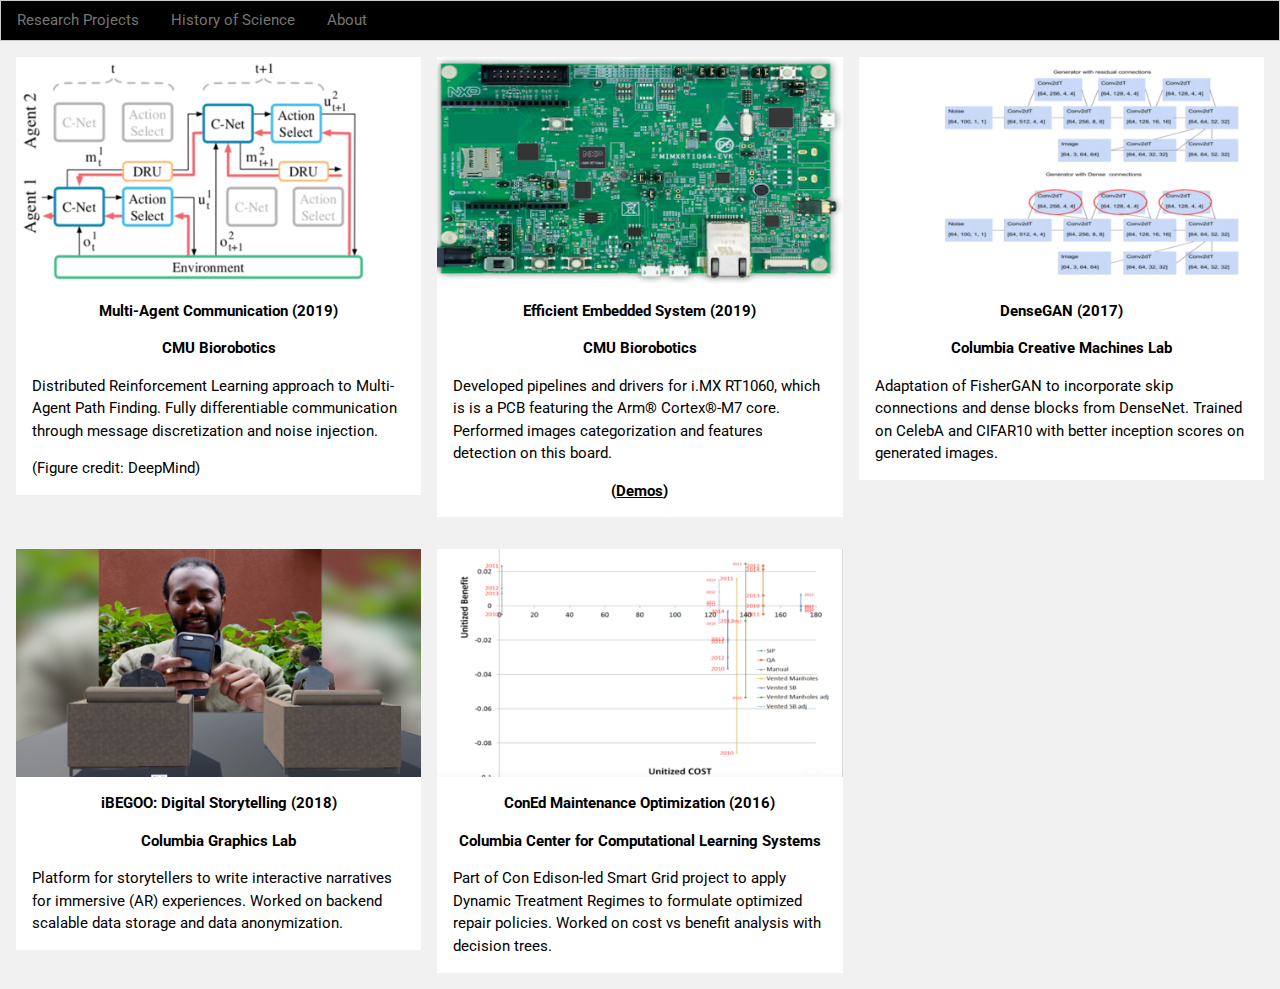
<file: index.html>
<!DOCTYPE html>
<!-- Credit: Ruohai Ge -->
<html>
  <meta charset="UTF-8">
  <meta name="viewport" content="width=device-width, initial-scale=1">
  <head>
    <title>Renbot's Homepage</title> 
  </head>

  <link rel="stylesheet" href="https://www.w3schools.com/w3css/4/w3.css">
  <link rel='stylesheet' href='https://fonts.googleapis.com/css?family=Roboto'>
  <link rel="stylesheet" href="https://cdnjs.cloudflare.com/ajax/libs/font-awesome/4.7.0/css/font-awesome.min.css">

  <style>
    html,body,h1,h2,h3,h4,h5,h6 {font-family: "Roboto", sans-serif}
    .row::after {
      content: "";
      clear: both;
      display: table;
    }

    [class*="col-"] {
      float: left;
      padding: 15px;
    }

    .col-1 {width: 8.33%;}
    .col-2 {width: 16.66%;}
    .col-3 {width: 25%;}
    .col-4 {width: 33.33%;}
    .col-5 {width: 41.66%;}
    .col-6 {width: 50%;}
    .col-7 {width: 58.33%;}
    .col-8 {width: 66.66%;}
    .col-9 {width: 75%;}
    .col-10 {width: 83.33%;}
    .col-11 {width: 91.66%;}
    .col-12 {width: 100%;}
  </style>
  <body class="w3-light-grey w3-content" style="max-width:1600px">
  <div class="w3-bar w3-border w3-black">
        <a href="/" class="w3-bar-item w3-button w3-hover-none w3-text-grey w3-hover-text-white">Research Projects</a>
        <a href="/Seminars" class="w3-bar-item w3-button w3-hover-none w3-text-grey w3-hover-text-white">History of Science</a>
        <a href="/About" class="w3-bar-item w3-button w3-hover-none w3-text-grey w3-hover-text-white">About</a>
   </div>

   <div class="w3-row-padding">
    <div class="w3-third w3-container w3-margin-bottom w3-margin-top">
      <img src="/Images/DIAL.png" style="width:100%" class="w3-hover-opacity">

      <div class="w3-container w3-white">
        <p><b><center>Multi-Agent Communication (2019)</center></b></p>
        <p><b><center> CMU Biorobotics </center></b></p>

        <p>Distributed Reinforcement Learning approach to Multi-Agent Path Finding. Fully differentiable communication through message
        discretization and noise injection. </p>
        <p>(Figure credit: DeepMind)</p>
        <!--<p><b><center>(<a href="/Project/smart_robot">Read More</a>)</center></b></p><-->
      </div>
    </div>

    <div class="w3-third w3-container w3-margin-bottom w3-margin-top">
      <img src="/Images/MIMXRT.png" style="width:100%" class="w3-hover-opacity">
      <div class="w3-container w3-white">
        <p><b><center>Efficient Embedded System (2019)</center></b></p>
        <p><b><center> CMU Biorobotics </center></b></p>
        <p>Developed pipelines and drivers for i.MX RT1060, which is is a PCB featuring the Arm® Cortex®-M7 core. Performed images categorization and features detection on this board.</p>
        <p><b><center>(<a href="/Projects/MIMXRT">Demos</a>)</center></b></p>

      </div>
    </div>


    <div class="w3-third w3-container w3-margin-bottom w3-margin-top">
      <img src="/Images/DenseGAN.png" style="width:100%" class="w3-hover-opacity">
      <div class="w3-container w3-white">
        <p><b><center>DenseGAN (2017)</center></b></p>
        <p><b><center> Columbia Creative Machines Lab  </center></b></p>
        <p>Adaptation of FisherGAN to incorporate skip connections and dense blocks from DenseNet. Trained on CelebA and CIFAR10 with better inception scores on generated images.</p>
      </div>
    </div>
  </div>
  
  <div class="w3-row-padding">
    <div class="w3-third w3-container w3-margin-bottom w3-margin-top">
      <img src="/Images/Storytelling.png" style="width:100%" class="w3-hover-opacity">
      <div class="w3-container w3-white">
        <p><b><center>iBEGOO: Digital Storytelling (2018)</center></b></p>
        <p><b><center>Columbia Graphics Lab </center></b></b>
        <p>Platform for storytellers to write interactive narratives for immersive (AR) experiences. Worked on backend
        scalable data storage and data anonymization.</p>
      </div>
    </div>
    <div class="w3-third w3-container w3-margin-bottom w3-margin-top">
      <img src="/Images/Coned.png" style="width:100%" class="w3-hover-opacity">
      <div class="w3-container w3-white">
        <p><b><center>ConEd Maintenance Optimization (2016)</center></b></p>
        <p><b><center>Columbia Center for Computational Learning Systems  </center></b></b>
        <p>Part of Con Edison-led Smart Grid project to apply Dynamic Treatment Regimes to formulate optimized repair policies. Worked on cost vs benefit analysis with decision trees.</p>
      </div>
    </div>
  

  </body>
</html>
</file>
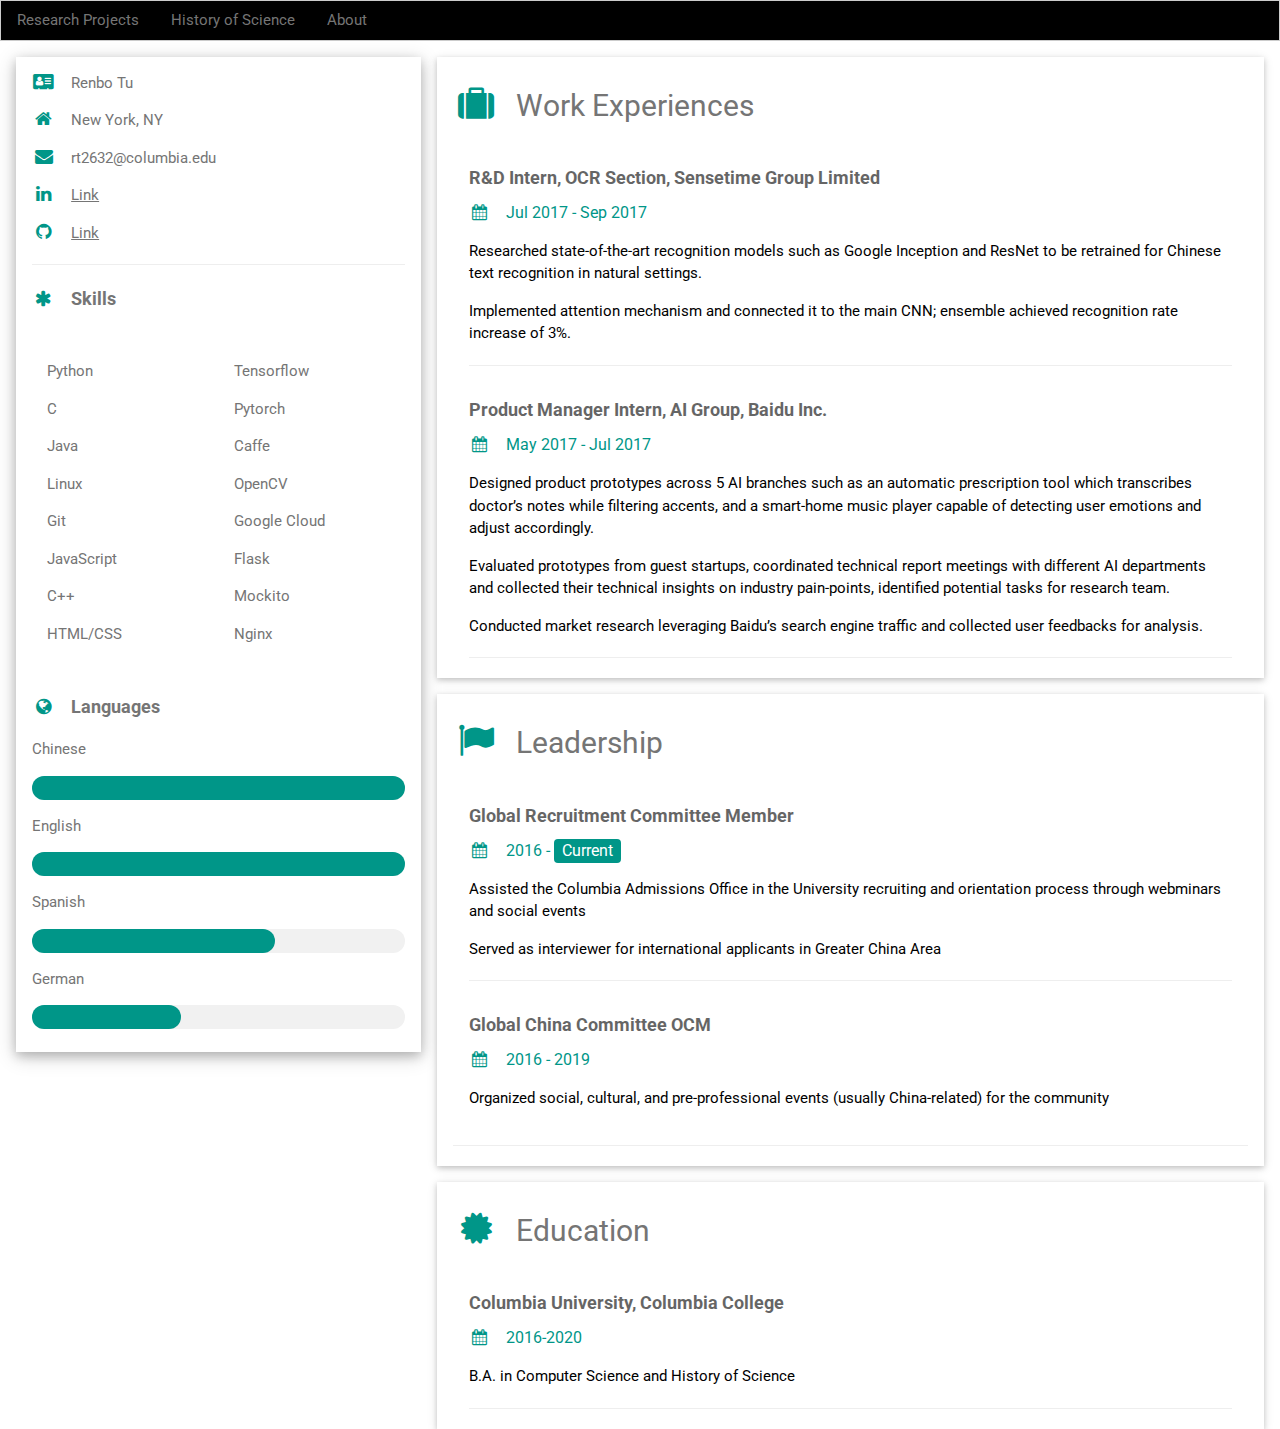
<file: About/index.html>
<!DOCTYPE html>
<!-- Credit: Ruohai Ge -->
<html>
  <meta charset="UTF-8">
  <meta name="viewport" content="width=device-width, initial-scale=1">
  <head>
    <title>About</title> 
  </head>

  <link rel="stylesheet" href="https://www.w3schools.com/w3css/4/w3.css">
  <link rel='stylesheet' href='https://fonts.googleapis.com/css?family=Roboto'>
  <link rel="stylesheet" href="https://cdnjs.cloudflare.com/ajax/libs/font-awesome/4.7.0/css/font-awesome.min.css">
  
  <style>
    html,body,h1,h2,h3,h4,h5,h6 {font-family: "Roboto", sans-serif}
    .row::after {
      content: "";
      clear: both;
      display: table;
    }

    [class*="col-"] {
      float: left;
      padding: 15px;
    }

    .col-1 {width: 8.33%;}
    .col-2 {width: 16.66%;}
    .col-3 {width: 25%;}
    .col-4 {width: 33.33%;}
    .col-5 {width: 41.66%;}
    .col-6 {width: 50%;}
    .col-7 {width: 58.33%;}
    .col-8 {width: 66.66%;}
    .col-9 {width: 75%;}
    .col-10 {width: 83.33%;}
    .col-11 {width: 91.66%;}
    .col-12 {width: 100%;}
  </style>
  </body>
  <div class="w3-bar w3-border w3-black">
        <a href="/" class="w3-bar-item w3-button w3-hover-none w3-text-grey w3-hover-text-white">Research Projects</a>
        <a href="/Seminars" class="w3-bar-item w3-button w3-hover-none w3-text-grey w3-hover-text-white">History of Science</a>
        <a href="/About" class="w3-bar-item w3-button w3-hover-none w3-text-grey w3-hover-text-white">About</a>
   </div>
  <!-- Page Container -->
  <div class="w3-content w3-margin-top" style="max-width:1400px;">

    <!-- The Grid -->
    <div class="w3-row-padding">
    
      <!-- Left Column -->
      <div class="w3-third">
      
        <div class="w3-white w3-text-grey w3-card-4">
          <div class="w3-container">
        <p><i class="fa fa-address-card fa-fw w3-margin-right w3-large w3-text-teal"></i>Renbo Tu</p>
            <p><i class="fa fa-home fa-fw w3-margin-right w3-large w3-text-teal"></i>New York, NY</p>
            <p><i class="fa fa-envelope fa-fw w3-margin-right w3-large w3-text-teal"></i>rt2632@columbia.edu</p>
            <p><i class="fa fa-linkedin fa-fw w3-margin-right w3-large w3-text-teal"></i><a href="https://www.linkedin.com/in/renbotu/">Link</a></p>
            <p><i class="fa fa-github fa-fw w3-margin-right w3-large w3-text-teal"></i><a href="https://github.com/rtu715">Link</a></p>
            <hr>
            <p class="w3-large"><b><i class="fa fa-asterisk fa-fw w3-margin-right w3-text-teal"></i>Skills</b></p>
            <div class="row">
          <div class="col-6">
              <p>Python</p>
                <p>C</p>
                <p>Java</p>
                <p>Linux</p>
                <p>Git</p>
                <p>JavaScript</p>
                <p>C++</p>
                <p>HTML/CSS</p>
                
          </div>
          <div class="col-6">
              <p>Tensorflow</p>
                <p>Pytorch</p>
                <p>Caffe</p>
                <p>OpenCV</p>
                <p>Google Cloud</p>
                <p>Flask</p>
                <p>Mockito</p>
                <p>Nginx</p>
          </div>
        </div>
            

            <p class="w3-large w3-text-theme"><b><i class="fa fa-globe fa-fw w3-margin-right w3-text-teal"></i>Languages</b></p>
            <p>Chinese</p>
            <div class="w3-light-grey w3-round-xlarge">
              <div class="w3-round-xlarge w3-teal" style="height:24px;width:100%"></div>
            </div>
            <p>English</p>
            <div class="w3-light-grey w3-round-xlarge">
              <div class="w3-round-xlarge w3-teal" style="height:24px;width:100%"></div>
            </div>
            <p>Spanish</p>
            <div class="w3-light-grey w3-round-xlarge">
              <div class="w3-round-xlarge w3-teal" style="height:24px;width:65%"></div>
            </div>
            <p>German</p>
            <div class="w3-light-grey w3-round-xlarge">
              <div class="w3-round-xlarge w3-teal" style="height:24px; width:40%"></div>
            </div>
            <br>
          </div>
        </div><br>

      <!-- End Left Column -->
      </div>

      <!-- Right Column -->
      <div class="w3-twothird">
      
        <div class="w3-container w3-card w3-white w3-margin-bottom">
          <h2 class="w3-text-grey w3-padding-16"><i class="fa fa-suitcase fa-fw w3-margin-right w3-xxlarge w3-text-teal"></i>Work Experiences</h2>
          <div class="w3-container">
            <h5 class="w3-opacity"><b>R&D Intern, OCR Section, Sensetime Group Limited</b></h5>
            <h6 class="w3-text-teal"><i class="fa fa-calendar fa-fw w3-margin-right"></i>Jul 2017 - Sep 2017</span></h6>
            <p> Researched state-of-the-art recognition models such as Google Inception and ResNet to be retrained for Chinese text recognition in natural settings. </p>
            <p> Implemented attention mechanism and connected it to the main CNN; ensemble achieved recognition rate increase of 3%.</p>
            <hr>
          </div>
          <div class="w3-container">
            <h5 class="w3-opacity"><b>Product Manager Intern, AI Group, Baidu Inc.</b></h5>
            <h6 class="w3-text-teal"><i class="fa fa-calendar fa-fw w3-margin-right"></i>May 2017 - Jul 2017</h6>
            <p>Designed product prototypes across 5 AI branches such as an automatic prescription tool which transcribes doctor’s notes while filtering accents, and a smart-home music player capable of detecting user emotions and adjust accordingly. </p>
            <p>Evaluated prototypes from guest startups, coordinated technical report meetings with different AI departments and collected their technical insights on industry pain-points, identified potential tasks for research team. </p>
            <p>Conducted market research leveraging Baidu’s search engine traffic and collected user feedbacks for analysis.</p>
            <hr>
          </div>
        </div>

        <div class="w3-container w3-card w3-white w3-margin-bottom">
          <h2 class="w3-text-grey w3-padding-16"><i class="fa fa-flag fa-fw w3-margin-right w3-xxlarge w3-text-teal"></i>Leadership</h2>
          <div class="w3-container">
            <h5 class="w3-opacity"><b>Global Recruitment Committee Member</b></h5>
            <h6 class="w3-text-teal"><i class="fa fa-calendar fa-fw w3-margin-right"></i>2016 - <span class="w3-tag w3-teal w3-round">Current</span></h6>
            <p>Assisted the Columbia Admissions Office in the University recruiting and orientation process through webminars and social events</p>

            <p>Served as interviewer for international applicants in Greater China Area </p>
            <hr>
          </div>
          <div class="w3-container">
            <h5 class="w3-opacity"><b>Global China Committee OCM</b></h5>
            <h6 class="w3-text-teal"><i class="fa fa-calendar fa-fw w3-margin-right"></i>2016 - 2019</h6>
            <p>Organized social, cultural, and pre-professional events (usually China-related) for the community</p>
          </div>
            <hr>
        </div>
      

        <div class="w3-container w3-card w3-white">
          <h2 class="w3-text-grey w3-padding-16"><i class="fa fa-certificate fa-fw w3-margin-right w3-xxlarge w3-text-teal"></i>Education</h2>
          <div class="w3-container">
            <h5 class="w3-opacity"><b>Columbia University, Columbia College</b></h5>
            <h6 class="w3-text-teal"><i class="fa fa-calendar fa-fw w3-margin-right"></i>2016-2020</h6>
            <p>B.A. in Computer Science and History of Science</p>
            <hr>
          </div>
        </div>

      <!-- End Right Column -->
      </div>
      
    <!-- End Grid -->
    </div>
    
    <!-- End Page Container -->
  </div>
  </body>
</html>
</file>
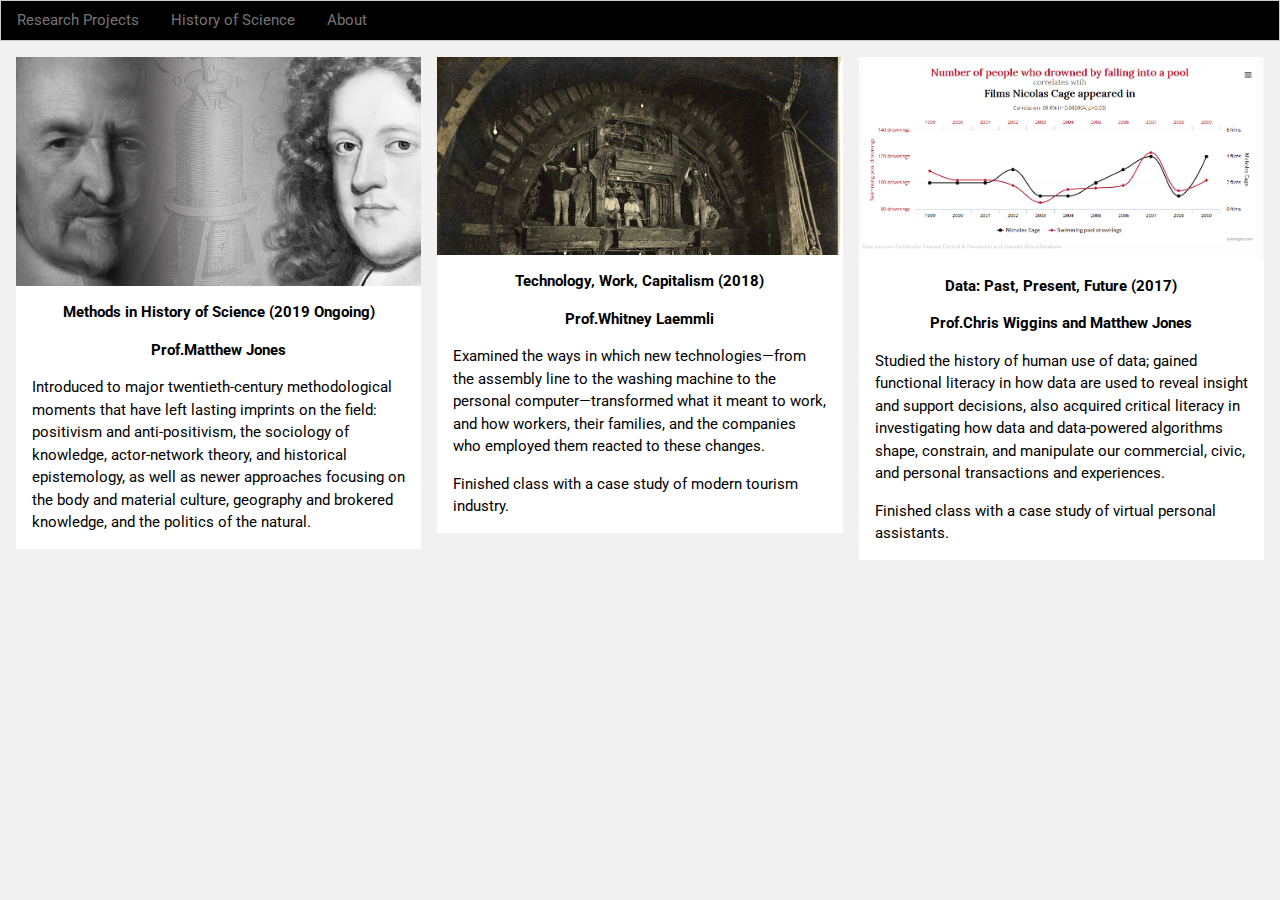
<file: Seminars/index.html>
<!DOCTYPE html>
<!-- Credit: Ruohai Ge -->
<html>
  <meta charset="UTF-8">
  <meta name="viewport" content="width=device-width, initial-scale=1">
  <head>
    <title>Renbot's Homepage</title> 
  </head>

  <link rel="stylesheet" href="https://www.w3schools.com/w3css/4/w3.css">
  <link rel='stylesheet' href='https://fonts.googleapis.com/css?family=Roboto'>
  <link rel="stylesheet" href="https://cdnjs.cloudflare.com/ajax/libs/font-awesome/4.7.0/css/font-awesome.min.css">

  <style>
    html,body,h1,h2,h3,h4,h5,h6 {font-family: "Roboto", sans-serif}
    .row::after {
      content: "";
      clear: both;
      display: table;
    }

    [class*="col-"] {
      float: left;
      padding: 15px;
    }

    .col-1 {width: 8.33%;}
    .col-2 {width: 16.66%;}
    .col-3 {width: 25%;}
    .col-4 {width: 33.33%;}
    .col-5 {width: 41.66%;}
    .col-6 {width: 50%;}
    .col-7 {width: 58.33%;}
    .col-8 {width: 66.66%;}
    .col-9 {width: 75%;}
    .col-10 {width: 83.33%;}
    .col-11 {width: 91.66%;}
    .col-12 {width: 100%;}
  </style>
  <body class="w3-light-grey w3-content" style="max-width:1600px">
  <div class="w3-bar w3-border w3-black">
        <a href="/" class="w3-bar-item w3-button w3-hover-none w3-text-grey w3-hover-text-white">Research Projects</a>
        <a href="/Seminars" class="w3-bar-item w3-button w3-hover-none w3-text-grey w3-hover-text-white">History of Science</a>
        <a href="/About" class="w3-bar-item w3-button w3-hover-none w3-text-grey w3-hover-text-white">About</a>
   </div>

   <div class="w3-row-padding">
    <div class="w3-third w3-container w3-margin-bottom w3-margin-top">
      <img src="/Images/leviathan.png" style="width:100%" class="w3-hover-opacity">

      <div class="w3-container w3-white">
        <p><b><center>Methods in History of Science (2019 Ongoing)</center></b></p>
        <p><b><center> Prof.Matthew Jones </center></b></p>

        <p>Introduced to major twentieth-century methodological moments that have left lasting imprints on the field: positivism and anti-positivism, the sociology of knowledge, actor-network theory, and historical epistemology, as well as newer approaches focusing on the body and material culture, geography and brokered knowledge, and the politics of the natural. </p>
      </div>
    </div>

    <div class="w3-third w3-container w3-margin-bottom w3-margin-top">
      <img src="/Images/tech.png" style="width:100%" class="w3-hover-opacity">
      <div class="w3-container w3-white">
        <p><b><center> Technology, Work, Capitalism (2018) </center></b></p>
        <p><b><center> Prof.Whitney Laemmli </center></b></p>
        <p>Examined the ways in which new technologies—from the assembly line to the washing machine to the personal computer—transformed what it meant to work, and how workers, their families, and the companies who employed them reacted to these changes.</p>
        <p> Finished class with a case study of modern tourism industry. </p>

      </div>
    </div>


    <div class="w3-third w3-container w3-margin-bottom w3-margin-top">
      <img src="/Images/data.png" style="width:100%" class="w3-hover-opacity">
      <div class="w3-container w3-white">
        <p><b><center>Data: Past, Present, Future (2017)</center></b></p>
        <p><b><center> Prof.Chris Wiggins and Matthew Jones  </center></b></p>
        <p>Studied the history of human use of data; gained functional literacy in how data are used to reveal insight and support decisions, also acquired critical literacy in investigating how data and data-powered algorithms shape, constrain, and manipulate our commercial, civic, and personal transactions and experiences.</p>
        <p> Finished class with a case study of virtual personal assistants. </p>
      </div>
    </div>
  </div>
  
  

  </body>
</html>
</file>
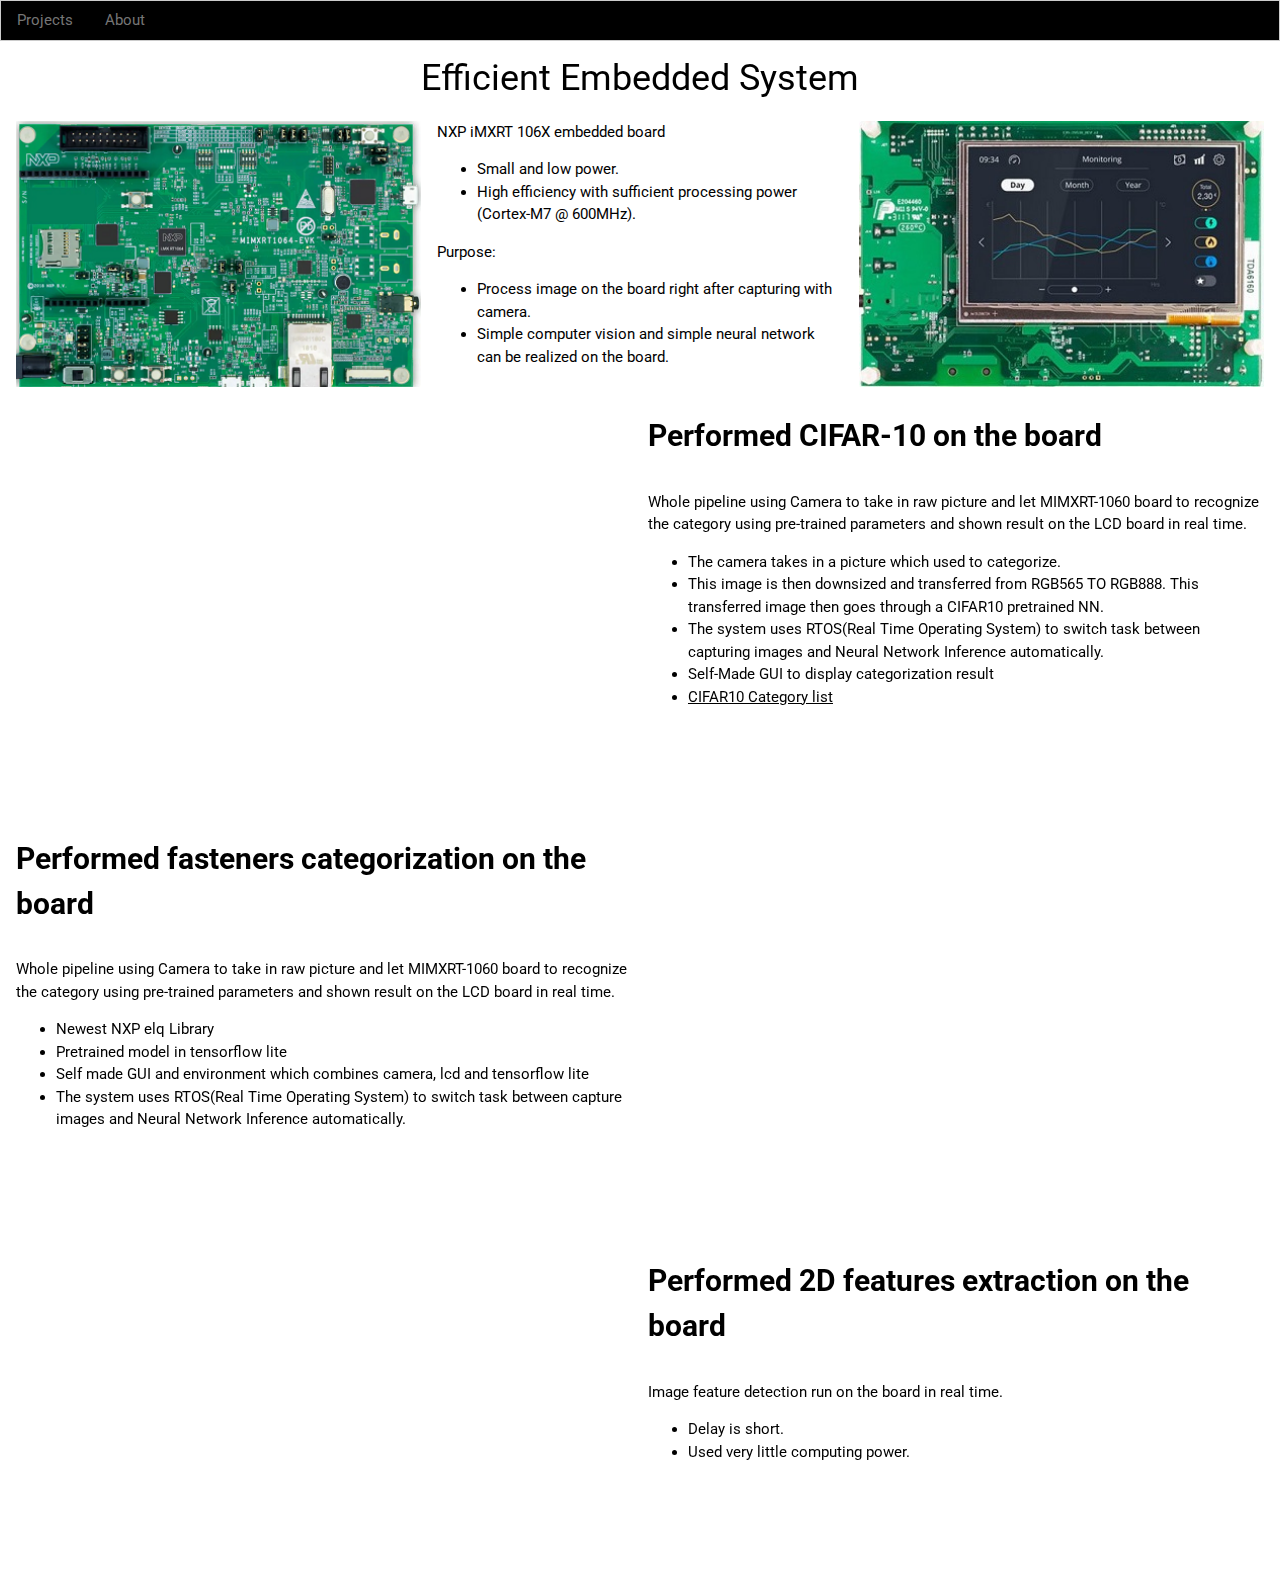
<file: Projects/MIMXRT/index.html>
<!DOCTYPE html>
<!-- Credit: Ruohai Ge -->
<html>
  <meta charset="UTF-8">
  <meta name="viewport" content="width=device-width, initial-scale=1">
  <head>
    <title>Embedded System</title> 
  </head>

  <link rel="stylesheet" href="https://www.w3schools.com/w3css/4/w3.css">
  <link rel='stylesheet' href='https://fonts.googleapis.com/css?family=Roboto'>
  <link rel="stylesheet" href="https://cdnjs.cloudflare.com/ajax/libs/font-awesome/4.7.0/css/font-awesome.min.css">

  <style>
    html,body,h1,h2,h3,h4,h5,h6 {font-family: "Roboto", sans-serif}
    .row::after {
      content: "";
      clear: both;
      display: table;
    }

    [class*="col-"] {
      float: left;
      padding: 15px;
    }

    .col-1 {width: 8.33%;}
    .col-2 {width: 16.66%;}
    .col-3 {width: 25%;}
    .col-4 {width: 33.33%;}
    .col-5 {width: 41.66%;}
    .col-6 {width: 50%;}
    .col-7 {width: 58.33%;}
    .col-8 {width: 66.66%;}
    .col-9 {width: 75%;}
    .col-10 {width: 83.33%;}
    .col-11 {width: 91.66%;}
    .col-12 {width: 100%;}
  </style>
  <body class="w3-content" style="max-width:1600px">
    <div class="w3-bar w3-border w3-black">
          <a href="/" class="w3-bar-item w3-button w3-hover-none w3-text-grey w3-hover-text-white">Projects</a>
          <a href="/About" class="w3-bar-item w3-button w3-hover-none w3-text-grey w3-hover-text-white">About</a>
    </div>

    <h1><center>Efficient Embedded System</center></h1>
	<div class="w3-row-padding w3-margin-bottom w3-margin-top">
      <div class="w3-third">
        <img src="/Images/1064.PNG" style="width:100%;" class="w3-hover-opacity">
      </div>
	  <div class="w3-third">
		NXP iMXRT 106X embedded board
		<ul>
		  <li>Small and low power.
		  <li>High efficiency with sufficient processing power (Cortex-M7 @ 600MHz).
		</ul>
		Purpose:
		<ul>
		  <li>Process image on the board right after capturing with camera.
		  <li>Simple computer vision and simple neural network can be realized on the board.
		</ul>
      </div>
	  <div class="w3-third">
		<img src="/Images/lcd.jpg" style="width:100%;" class="w3-hover-opacity">
      </div>
     
    </div>
	
	<div class="w3-row-padding w3-margin-bottom w3-margin-top">
      <div class="w3-half">
        <iframe width="100%" height="400" src="https://www.youtube.com/embed/oC9C0Q0fS7A" frameborder="0" allow="accelerometer; autoplay; encrypted-media; gyroscope; picture-in-picture" allowfullscreen></iframe>
      </div>
      <div class="w3-half">
	    <h2><b>Performed CIFAR-10 on the board</b></h2><br>
		Whole pipeline using Camera to take in raw picture and let MIMXRT-1060 board to recognize the category using pre-trained parameters and shown result on the LCD board in real time.</br>
		<ul>
		  <li>The camera takes in a picture which used to categorize. 
		  <li>This image is then downsized and transferred from RGB565 TO RGB888. This transferred image then goes through a CIFAR10 pretrained NN. 
		  <li>The system uses RTOS(Real Time Operating System) to switch task between capturing images and Neural Network Inference automatically.
		  <li>Self-Made GUI to display categorization result
		  <li><a href = "https://www.cs.toronto.edu/~kriz/cifar.html">CIFAR10 Category list</a>
		</ul>
      </div>
    </div>
	
		<div class="w3-row-padding w3-margin-bottom w3-margin-top">
      <div class="w3-half">
	    <h2><b>Performed fasteners categorization on the board</b></h2><br>
		Whole pipeline using Camera to take in raw picture and let MIMXRT-1060 board to recognize the category using pre-trained parameters and shown result on the LCD board in real time.</br>
		<ul>
		  <li>Newest NXP elq Library
		  <li>Pretrained model in tensorflow lite
		  <li>Self made GUI and environment which combines camera, lcd and tensorflow lite
		  <li>The system uses RTOS(Real Time Operating System) to switch task between capture images and Neural Network Inference automatically.
		</ul>
      </div>
	  <div class="w3-half">
        <iframe width="100%" height="400" src="https://www.youtube.com/embed/d9_1Oo7FQTw" frameborder="0" allow="accelerometer; autoplay; encrypted-media; gyroscope; picture-in-picture" allowfullscreen></iframe>
      </div>
    </div>

	<div class="w3-row-padding w3-margin-bottom w3-margin-top">
      <div class="w3-half">
        <iframe width="100%" height="300" src="https://www.youtube.com/embed/f1EptJzHL20" frameborder="0" allow="accelerometer; autoplay; encrypted-media; gyroscope; picture-in-picture" allowfullscreen></iframe>
      </div>
      <div class="w3-half">
	    <h2><b>Performed 2D features extraction on the board</b></h2><br>
		Image feature detection run on the board in real time.</br>
		<ul>
		  <li>Delay is short.
		  <li>Used very little computing power.
		</ul>
      </div>
    </div>
  
  </body>
</html>
</file>
